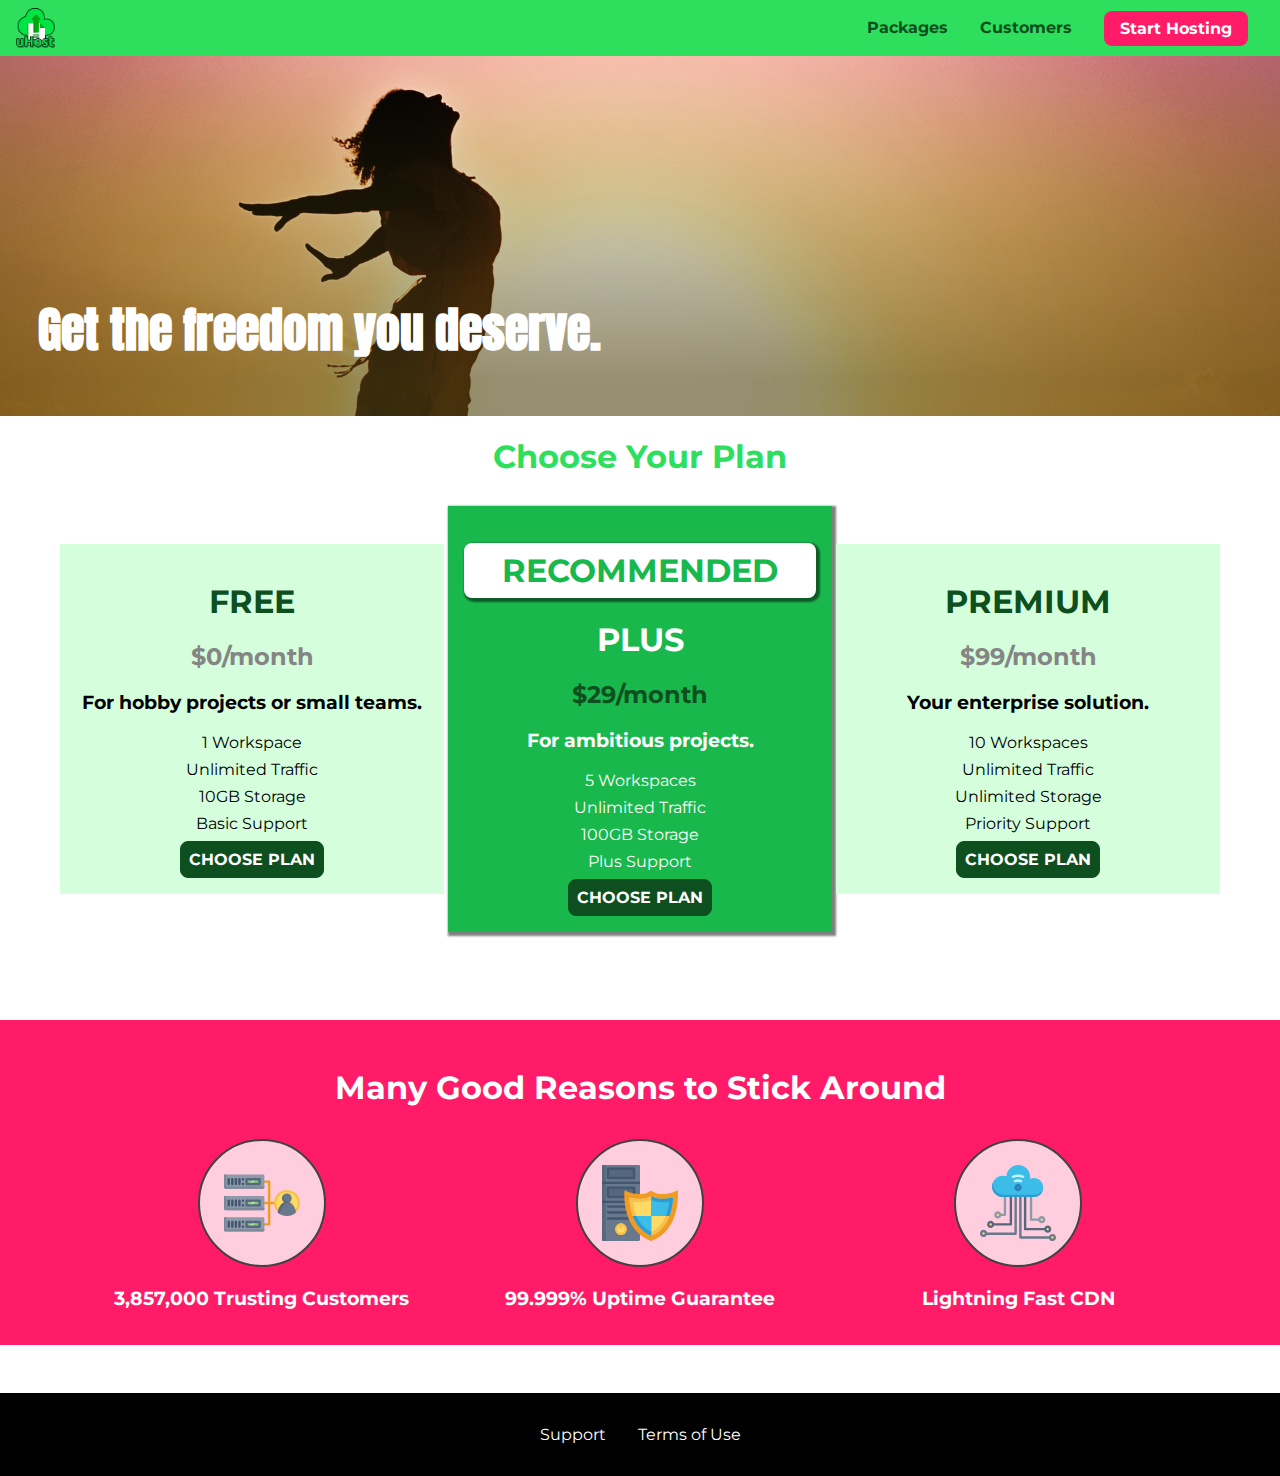
<file: index.html>
<!DOCTYPE html>
<html lang="en">

<head>
    <meta charset="UTF-8">
    <meta http-equiv="X-UA-Compatible" content="ie=edge">
    <meta name="viewport" content="width=device-width, initial-scale=1.0">
    <title>uHost</title>
    <link rel="icon" href="./img/favicon.png">
    <link rel="stylesheet" href="common.css">
    <link rel="stylesheet" href="main.css">
</head>

<body>
    <div class="backdrop"></div>
    <div class="modal">
        <h1 class="modal__title">Do you want to continue?</h1>
        <div class="modal__actions">
            <a href="start-hosting.html" class="modal__action">Yes!</a>
            <button class="modal__action modal__action--negative" type="button">No!</button>
        </div>
    </div>
    <header class="main-header">
        <div>
            <button class="toggle-button">
                <span class="toggle-button__bar"></span>
                <span class="toggle-button__bar"></span>
                <span class="toggle-button__bar"></span>
            </button>
            <a href="index.html" class="main-header__brand">
                <img src="./img/uhost-icon.png" alt="uHost - Your favorite hosting company">
            </a>
        </div>
        <nav class="main-nav">
            <ul class="main-nav__items">
                <li class="main-nav__item">
                    <a href="packages.html">Packages</a>
                </li>
                <li class="main-nav__item">
                    <a href="customers.html">Customers</a>
                </li>
                <li class="main-nav__item main-nav__item--cta">
                    <a href="start-hosting.html">Start Hosting</a>
                </li>
            </ul>
        </nav>
    </header>
    <nav class="mobile-nav">
        <ul class="mobile-nav__items">
            <li class="mobile-nav__item">
                <a href="packages.html">Packages</a>
            </li>
            <li class="mobile-nav__item">
                <a href="customers.html">Customers</a>
            </li>
            <li class="mobile-nav__item mobile-nav__item--cta">
                <a href="start-hosting.html">Start Hosting</a>
            </li>
        </ul>
    </nav>
    <main>
        <section id="product-overview">
            <h1>Get the freedom you deserve.</h1>
        </section>
        <section id="plans">
            <h1 class="section-title">Choose Your Plan</h1>
            <div class="plan__list">
                <article class="plan">
                    <h1 class="plan__title">FREE</h1>
                    <h2 class="plan__price">$0/month</h2>
                    <h3>For hobby projects or small teams.</h3>
                    <ul class="plan__features">
                        <li class="plan__feature">1 Workspace</li>
                        <li class="plan__feature">Unlimited Traffic</li>
                        <li class="plan__feature">10GB Storage</li>
                        <li class="plan__feature">Basic Support</li>
                    </ul>
                    <div>
                        <button class="button">CHOOSE PLAN</button>
                    </div>
                </article>
                <article class="plan plan--highlighted">
                    <h1 class="plan__annotation">RECOMMENDED</h1>
                    <h1 class="plan__title">PLUS</h1>
                    <h2 class="plan__price">$29/month</h2>
                    <h3>For ambitious projects.</h3>
                    <ul class="plan__features">
                        <li class="plan__feature">5 Workspaces</li>
                        <li class="plan__feature">Unlimited Traffic</li>
                        <li class="plan__feature">100GB Storage</li>
                        <li class="plan__feature">Plus Support</li>
                    </ul>
                    <div>
                        <button class="button">CHOOSE PLAN</button>
                    </div>
                </article>
                <article class="plan">
                    <h1 class="plan__title">PREMIUM</h1>
                    <h2 class="plan__price">$99/month</h2>
                    <h3>Your enterprise solution.</h3>
                    <ul class="plan__features">
                        <li class="plan__feature">10 Workspaces</li>
                        <li class="plan__feature">Unlimited Traffic</li>
                        <li class="plan__feature">Unlimited Storage</li>
                        <li class="plan__feature">Priority Support</li>
                    </ul>
                    <div>
                        <button class="button">CHOOSE PLAN</button>
                    </div>
                </article>
            </div>
        </section>
        <section id="key-features">
            <h1 class="section-title">Many Good Reasons to Stick Around</h1>
            <ul class="key-feature__list">
                <li class="key-feature">
                    <div class="key-feature__image">
                        <svg viewBox="0 0 512 512">
                            <path style="fill:#F09B24;" d="M344,248h-32V112c0-4.418-3.582-8-8-8h-40c-4.418,0-8,3.582-8,8s3.582,8,8,8h32v128h-32  c-4.418,0-8,3.582-8,8s3.582,8,8,8h32v128h-32c-4.418,0-8,3.582-8,8s3.582,8,8,8h40c4.418,0,8-3.582,8-8V264h32c4.418,0,8-3.582,8-8  S348.418,248,344,248z"
                            />
                            <path style="fill:#8E9AA9;" d="M264,64H8c-4.418,0-8,3.582-8,8v80c0,4.418,3.582,8,8,8h256c4.418,0,8-3.582,8-8V72  C272,67.582,268.418,64,264,64z"
                            />
                            <path style="fill:#7C899B;" d="M24,144c-4.418,0-8-3.582-8-8V64H8c-4.418,0-8,3.582-8,8v80c0,4.418,3.582,8,8,8h256  c4.418,0,8-3.582,8-8v-8H24z"
                            />
                            <rect x="152" y="96" style="fill:#B8E3A8;" width="88" height="32" />
                            <g>
                                <polygon style="fill:#7EC97D;" points="152,96 152,128 166,128 198,96  " />
                                <polygon style="fill:#7EC97D;" points="220,96 188,128 240,128 240,96  " />
                            </g>
                            <path style="fill:#56677E;" d="M240,136h-88c-4.418,0-8-3.582-8-8V96c0-4.418,3.582-8,8-8h88c4.418,0,8,3.582,8,8v32  C248,132.418,244.418,136,240,136z M160,120h72v-16h-72V120z"
                            />
                            <g>
                                <path style="fill:#435670;" d="M32,136c-4.418,0-8-3.582-8-8V96c0-4.418,3.582-8,8-8s8,3.582,8,8v32C40,132.418,36.418,136,32,136z   "
                                />
                                <path style="fill:#435670;" d="M56,136c-4.418,0-8-3.582-8-8V96c0-4.418,3.582-8,8-8s8,3.582,8,8v32C64,132.418,60.418,136,56,136z   "
                                />
                                <path style="fill:#435670;" d="M80,136c-4.418,0-8-3.582-8-8V96c0-4.418,3.582-8,8-8s8,3.582,8,8v32C88,132.418,84.418,136,80,136z   "
                                />
                                <path style="fill:#435670;" d="M104,136c-4.418,0-8-3.582-8-8V96c0-4.418,3.582-8,8-8s8,3.582,8,8v32   C112,132.418,108.418,136,104,136z"
                                />
                                <path style="fill:#435670;" d="M128,105c-4.418,0-8-3.582-8-8v-1c0-4.418,3.582-8,8-8s8,3.582,8,8v1   C136,101.418,132.418,105,128,105z"
                                />
                                <path style="fill:#435670;" d="M128,136c-4.418,0-8-3.582-8-8v-1c0-4.418,3.582-8,8-8s8,3.582,8,8v1   C136,132.418,132.418,136,128,136z"
                                />
                            </g>
                            <path style="fill:#8E9AA9;" d="M264,208H8c-4.418,0-8,3.582-8,8v80c0,4.418,3.582,8,8,8h256c4.418,0,8-3.582,8-8v-80  C272,211.582,268.418,208,264,208z"
                            />
                            <path style="fill:#7C899B;" d="M24,288c-4.418,0-8-3.582-8-8v-72H8c-4.418,0-8,3.582-8,8v80c0,4.418,3.582,8,8,8h256  c4.418,0,8-3.582,8-8v-8H24z"
                            />
                            <rect x="152" y="240" style="fill:#B8E3A8;" width="88" height="32" />
                            <g>
                                <polygon style="fill:#7EC97D;" points="152,240 152,272 166,272 198,240  " />
                                <polygon style="fill:#7EC97D;" points="220,240 188,272 240,272 240,240  " />
                            </g>
                            <path style="fill:#56677E;" d="M240,280h-88c-4.418,0-8-3.582-8-8v-32c0-4.418,3.582-8,8-8h88c4.418,0,8,3.582,8,8v32  C248,276.418,244.418,280,240,280z M160,264h72v-16h-72V264z"
                            />
                            <g>
                                <path style="fill:#435670;" d="M32,280c-4.418,0-8-3.582-8-8v-32c0-4.418,3.582-8,8-8s8,3.582,8,8v32C40,276.418,36.418,280,32,280   z"
                                />
                                <path style="fill:#435670;" d="M56,280c-4.418,0-8-3.582-8-8v-32c0-4.418,3.582-8,8-8s8,3.582,8,8v32C64,276.418,60.418,280,56,280   z"
                                />
                                <path style="fill:#435670;" d="M80,280c-4.418,0-8-3.582-8-8v-32c0-4.418,3.582-8,8-8s8,3.582,8,8v32C88,276.418,84.418,280,80,280   z"
                                />
                                <path style="fill:#435670;" d="M104,280c-4.418,0-8-3.582-8-8v-32c0-4.418,3.582-8,8-8s8,3.582,8,8v32   C112,276.418,108.418,280,104,280z"
                                />
                                <path style="fill:#435670;" d="M128,249c-4.418,0-8-3.582-8-8v-1c0-4.418,3.582-8,8-8s8,3.582,8,8v1   C136,245.418,132.418,249,128,249z"
                                />
                                <path style="fill:#435670;" d="M128,280c-4.418,0-8-3.582-8-8v-1c0-4.418,3.582-8,8-8s8,3.582,8,8v1   C136,276.418,132.418,280,128,280z"
                                />
                            </g>
                            <path style="fill:#8E9AA9;" d="M264,352H8c-4.418,0-8,3.582-8,8v80c0,4.418,3.582,8,8,8h256c4.418,0,8-3.582,8-8v-80  C272,355.582,268.418,352,264,352z"
                            />
                            <path style="fill:#7C899B;" d="M24,432c-4.418,0-8-3.582-8-8v-72H8c-4.418,0-8,3.582-8,8v80c0,4.418,3.582,8,8,8h256  c4.418,0,8-3.582,8-8v-8H24z"
                            />
                            <rect x="152" y="384" style="fill:#B8E3A8;" width="88" height="32" />
                            <g>
                                <polygon style="fill:#7EC97D;" points="152,384 152,416 166,416 198,384  " />
                                <polygon style="fill:#7EC97D;" points="220,384 188,416 240,416 240,384  " />
                            </g>
                            <path style="fill:#56677E;" d="M240,424h-88c-4.418,0-8-3.582-8-8v-32c0-4.418,3.582-8,8-8h88c4.418,0,8,3.582,8,8v32  C248,420.418,244.418,424,240,424z M160,408h72v-16h-72V408z"
                            />
                            <g>
                                <path style="fill:#435670;" d="M32,424c-4.418,0-8-3.582-8-8v-32c0-4.418,3.582-8,8-8s8,3.582,8,8v32C40,420.418,36.418,424,32,424   z"
                                />
                                <path style="fill:#435670;" d="M56,424c-4.418,0-8-3.582-8-8v-32c0-4.418,3.582-8,8-8s8,3.582,8,8v32C64,420.418,60.418,424,56,424   z"
                                />
                                <path style="fill:#435670;" d="M80,424c-4.418,0-8-3.582-8-8v-32c0-4.418,3.582-8,8-8s8,3.582,8,8v32C88,420.418,84.418,424,80,424   z"
                                />
                                <path style="fill:#435670;" d="M104,424c-4.418,0-8-3.582-8-8v-32c0-4.418,3.582-8,8-8s8,3.582,8,8v32   C112,420.418,108.418,424,104,424z"
                                />
                                <path style="fill:#435670;" d="M128,393c-4.418,0-8-3.582-8-8v-1c0-4.418,3.582-8,8-8s8,3.582,8,8v1   C136,389.418,132.418,393,128,393z"
                                />
                                <path style="fill:#435670;" d="M128,424c-4.418,0-8-3.582-8-8v-1c0-4.418,3.582-8,8-8s8,3.582,8,8v1   C136,420.418,132.418,424,128,424z"
                                />
                            </g>
                            <path style="fill:#F7C14D;" d="M424,168c-48.523,0-88,39.477-88,88s39.477,88,88,88s88-39.477,88-88S472.523,168,424,168z" />
                            <path style="fill:#FFDB66;" d="M424,184c-39.701,0-72,32.299-72,72s32.299,72,72,72s72-32.299,72-72S463.701,184,424,184z" />
                            <path style="fill:#69788D;" d="M484.893,314.16C476.393,274.588,451.922,248,424,248s-52.393,26.588-60.893,66.16  c-0.605,2.82,0.354,5.749,2.511,7.664C381.731,336.124,402.465,344,424,344s42.269-7.876,58.381-22.176  C484.539,319.909,485.498,316.98,484.893,314.16z"
                            />
                            <path style="fill:#56677E;" d="M434.053,249.171C430.768,248.403,427.411,248,424,248c-27.922,0-52.393,26.588-60.893,66.16  c-0.605,2.82,0.354,5.749,2.511,7.664c3.383,3.002,6.979,5.703,10.734,8.125C384.904,286.243,407.373,255.378,434.053,249.171z"
                            />
                            <path style="fill:#69788D;" d="M424,192c-17.645,0-32,14.355-32,32s14.355,32,32,32s32-14.355,32-32S441.645,192,424,192z" />
                            <path style="fill:#56677E;" d="M432,248c-17.645,0-32-14.355-32-32c0-6.783,2.128-13.076,5.742-18.258  C397.444,203.53,392,213.138,392,224c0,17.645,14.355,32,32,32c10.862,0,20.471-5.444,26.258-13.742  C445.076,245.872,438.783,248,432,248z"
                            />

                        </svg>
                    </div>
                    <p class="key-feature__description">3,857,000 Trusting Customers</p>
                </li>
                <li class="key-feature">
                    <div class="key-feature__image">
                        <svg viewBox="0 0 512 512">
                            <path style="fill:#69788D;" d="M248,0H8C3.582,0,0,3.582,0,8v496c0,4.418,3.582,8,8,8h240c4.418,0,8-3.582,8-8V8  C256,3.582,252.418,0,248,0z"
                            />
                            <path style="fill:#56677E;" d="M24,504V8c0-4.418,3.582-8,8-8H8C3.582,0,0,3.582,0,8v496c0,4.418,3.582,8,8,8h24  C27.582,512,24,508.418,24,504z"
                            />
                            <g>
                                <rect x="0" y="112" style="fill:#435670;" width="256" height="16" />
                                <rect x="0" y="240" style="fill:#435670;" width="256" height="16" />
                            </g>
                            <path style="fill:#F7C14D;" d="M128,392c-22.056,0-40,17.944-40,40s17.944,40,40,40s40-17.944,40-40S150.056,392,128,392z" />
                            <path style="fill:#FFDB66;" d="M128,408c-13.233,0-24,10.767-24,24s10.767,24,24,24s24-10.767,24-24S141.233,408,128,408z" />
                            <path style="fill:#F7C14D;" d="M128,392c-2.739,0-5.414,0.278-8,0.805V424c0,4.418,3.582,8,8,8c4.418,0,8-3.582,8-8v-31.195  C133.414,392.278,130.739,392,128,392z"
                            />
                            <g>
                                <path style="fill:#435670;" d="M216,288H40c-4.418,0-8-3.582-8-8s3.582-8,8-8h176c4.418,0,8,3.582,8,8S220.418,288,216,288z"
                                />
                                <path style="fill:#435670;" d="M216,328H40c-4.418,0-8-3.582-8-8s3.582-8,8-8h176c4.418,0,8,3.582,8,8S220.418,328,216,328z"
                                />
                                <path style="fill:#435670;" d="M216,368H40c-4.418,0-8-3.582-8-8s3.582-8,8-8h176c4.418,0,8,3.582,8,8S220.418,368,216,368z"
                                />
                                <path style="fill:#435670;" d="M216,16H40c-4.418,0-8,3.582-8,8v64c0,4.418,3.582,8,8,8h176c4.418,0,8-3.582,8-8V24   C224,19.582,220.418,16,216,16z"
                                />
                            </g>
                            <rect x="48" y="32" style="fill:#56677E;" width="160" height="48" />
                            <path style="fill:#435670;" d="M216,144H40c-4.418,0-8,3.582-8,8v64c0,4.418,3.582,8,8,8h176c4.418,0,8-3.582,8-8v-64  C224,147.582,220.418,144,216,144z"
                            />
                            <rect x="48" y="160" style="fill:#56677E;" width="160" height="48" />
                            <path style="fill:#F09B24;" d="M511.747,180.237c-0.194-6.537-8.107-10.107-13.135-5.894c-5.6,4.693-42.904,21.282-98.514,21.282  c-33.45,0-64.625-20.999-64.929-21.206c-2.9-1.991-6.764-1.85-9.512,0.346c-2.677,2.135-27.201,20.86-63.793,20.86  c-55.607,0-92.914-16.589-98.515-21.282c-5.028-4.211-12.941-0.645-13.135,5.894c-1.634,54.834,4.655,105.941,18.693,151.903  c12.096,39.604,29.759,74.047,52.497,102.373c27.538,34.304,62.743,59.882,104.66,76.045c3.069,1.918,6.757,1.921,9.83,0  c41.917-16.163,77.122-41.741,104.66-76.045c22.738-28.326,40.401-62.77,52.497-102.373  C507.092,286.179,513.381,235.071,511.747,180.237z"
                            />
                            <path style="fill:#F7C14D;" d="M476.21,221.226c-1.953-1.631-4.568-2.235-7.036-1.628c-21.686,5.327-44.926,8.028-69.075,8.028  c-25.926,0-49.633-8.975-64.955-16.504c-2.307-1.134-5.016-1.091-7.284,0.116c-14.059,7.477-36.919,16.388-65.994,16.388  c-24.153,0-47.394-2.701-69.075-8.028c-5.155-1.268-10.221,2.966-9.894,8.261c2.077,33.693,7.668,65.635,16.616,94.935  c22.774,74.565,66.139,126.334,128.888,153.868c2.032,0.891,4.397,0.891,6.43,0c61.777-27.107,104.716-78.876,127.62-153.868  c8.948-29.3,14.539-61.241,16.616-94.935C479.224,225.319,478.163,222.856,476.21,221.226z"
                            />
                            <path style="fill:#FFDB66;" d="M331.609,451.727c-52.604-25.289-89.304-70.987-109.144-135.944  c-6.532-21.39-11.162-44.336-13.82-68.447c17.133,2.852,34.952,4.291,53.22,4.291c29.394,0,53.376-7.793,69.978-15.561  c17.44,7.736,41.656,15.561,68.256,15.561c18.267,0,36.085-1.439,53.219-4.291c-2.659,24.112-7.288,47.06-13.82,68.448  C419.545,381.108,383.27,426.805,331.609,451.727z"
                            />
                            <g>
                                <path style="fill:#2C9DD4;" d="M479.066,227.858c0.157-2.539-0.903-5.002-2.856-6.633s-4.568-2.235-7.036-1.628   c-21.686,5.327-44.926,8.028-69.075,8.028c-25.926,0-49.633-8.975-64.955-16.504c-1.057-0.52-2.2-0.78-3.345-0.806l-0.072,133.351   h123.601c2.556-6.746,4.933-13.702,7.123-20.874C471.398,293.493,476.989,261.552,479.066,227.858z"
                                />
                                <path style="fill:#2C9DD4;" d="M206.658,343.667c24.153,63.42,65.028,108.108,121.743,132.995c1.031,0.452,2.147,0.673,3.263,0.666   l0.063-133.661H206.658z"
                                />
                            </g>
                            <g>
                                <path style="fill:#3CBDE8;" d="M439.497,315.783c6.532-21.389,11.161-44.336,13.82-68.448c-17.134,2.852-34.952,4.291-53.219,4.291   c-26.6,0-50.815-7.824-68.256-15.561l-0.116,107.601h97.758C433.179,334.807,436.524,325.518,439.497,315.783z"
                                />
                                <path style="fill:#3CBDE8;" d="M232.523,343.667c21.144,50.298,54.363,86.56,99.087,108.06l0.117-108.06H232.523z" />
                            </g>
                        </svg>
                    </div>
                    <p class="key-feature__description">99.999% Uptime Guarantee</p>
                </li>
                <li class="key-feature">
                    <div class="key-feature__image">
                        <svg viewBox="0 0 512 512">
                            <path style="fill:#8E9AA9;" d="M168,200c-4.418,0-8,3.582-8,8v120h-17.376c-3.302-9.311-12.194-16-22.624-16  c-13.234,0-24,10.767-24,24s10.766,24,24,24c10.429,0,19.321-6.689,22.624-16H168c4.418,0,8-3.582,8-8V208  C176,203.582,172.418,200,168,200z"
                            />
                            <path style="fill:#FFDB66;" d="M120,328c-4.411,0-8,3.589-8,8s3.589,8,8,8s8-3.589,8-8S124.411,328,120,328z" />
                            <path style="fill:#56677E;" d="M208,200c-4.418,0-8,3.582-8,8v184H94.624C91.322,382.689,82.43,376,72,376  c-13.234,0-24,10.767-24,24s10.766,24,24,24c10.429,0,19.321-6.689,22.624-16H208c4.418,0,8-3.582,8-8V208  C216,203.582,212.418,200,208,200z"
                            />
                            <path style="fill:#FFDB66;" d="M72,392c-4.411,0-8,3.589-8,8s3.589,8,8,8s8-3.589,8-8S76.411,392,72,392z" />
                            <path style="fill:#69788D;" d="M240,208c-4.418,0-8,3.582-8,8v239H47.24c-2.671-10.34-12.078-18-23.24-18c-13.234,0-24,10.767-24,24  s10.766,24,24,24c9.666,0,18.009-5.747,21.809-14H240c4.418,0,8-3.582,8-8V216C248,211.582,244.418,208,240,208z"
                            />
                            <path style="fill:#FFDB66;" d="M24,453c-4.411,0-8,3.589-8,8s3.589,8,8,8s8-3.589,8-8S28.411,453,24,453z" />
                            <path style="fill:#69788D;" d="M488,464c-10.429,0-19.321,6.689-22.624,16H280V208c0-4.418-3.582-8-8-8s-8,3.582-8,8v280  c0,4.418,3.582,8,8,8h193.376c3.302,9.311,12.194,16,22.624,16c13.234,0,24-10.767,24-24S501.234,464,488,464z"
                            />
                            <path style="fill:#FFDB66;" d="M488,480c-4.411,0-8,3.589-8,8s3.589,8,8,8s8-3.589,8-8S492.411,480,488,480z" />
                            <path style="fill:#56677E;" d="M456,408c-10.429,0-19.321,6.689-22.624,16H312V208c0-4.418-3.582-8-8-8s-8,3.582-8,8v224  c0,4.418,3.582,8,8,8h129.376c3.302,9.311,12.194,16,22.624,16c13.234,0,24-10.767,24-24S469.234,408,456,408z"
                            />
                            <path style="fill:#FFDB66;" d="M456,424c-4.411,0-8,3.589-8,8s3.589,8,8,8s8-3.589,8-8S460.411,424,456,424z" />
                            <path style="fill:#8E9AA9;" d="M416,344c-10.429,0-19.321,6.689-22.624,16H352V208c0-4.418-3.582-8-8-8s-8,3.582-8,8v160  c0,4.418,3.582,8,8,8h49.376c3.302,9.311,12.194,16,22.624,16c13.234,0,24-10.767,24-24S429.234,344,416,344z"
                            />
                            <path style="fill:#FFDB66;" d="M416,360c-4.411,0-8,3.589-8,8s3.589,8,8,8s8-3.589,8-8S420.411,360,416,360z" />
                            <path style="fill:#3CBDE8;" d="M362,88c-8.741,0-17.231,1.751-25.06,5.085C337.646,88.797,338,84.43,338,80  c0-44.112-35.888-80-80-80c-42.823,0-77.895,33.816-79.909,76.149C170.393,73.415,162.244,72,154,72c-39.701,0-72,32.299-72,72  s32.299,72,72,72h208c35.29,0,64-28.71,64-64S397.29,88,362,88z"
                            />
                            <path style="fill:#2C9DD4;" d="M368,200H160c-39.701,0-72-32.299-72-72c0-5.863,0.721-11.559,2.05-17.019  C84.918,120.88,82,132.102,82,144c0,39.701,32.299,72,72,72h208c30.389,0,55.88-21.296,62.379-49.743  C413.565,186.327,392.352,200,368,200z"
                            />
                            <path style="fill:#2A7DB5;" d="M256,128c-13.234,0-24,10.767-24,24s10.766,24,24,24c13.233,0,24-10.767,24-24S269.233,128,256,128z"
                            />
                            <path style="fill:#2C9DD4;" d="M256,144c-4.411,0-8,3.589-8,8s3.589,8,8,8c4.411,0,8-3.589,8-8S260.411,144,256,144z" />
                            <g>
                                <path style="fill:#C5F1FA;" d="M221.755,87.695c-2.994,0-5.864-1.688-7.233-4.572c-1.894-3.991-0.194-8.763,3.798-10.657   C230.157,66.849,242.834,64,256,64c13.166,0,25.844,2.849,37.68,8.466c3.992,1.895,5.692,6.666,3.798,10.657   s-6.666,5.692-10.657,3.798C277.144,82.328,266.774,80,256,80c-10.774,0-21.144,2.328-30.821,6.921   C224.072,87.446,222.904,87.695,221.755,87.695z"
                                />
                                <path style="fill:#C5F1FA;" d="M276.545,116.618c-1.148,0-2.316-0.249-3.424-0.774C267.745,113.293,261.985,112,256,112   c-5.985,0-11.745,1.293-17.121,3.844c-3.991,1.895-8.763,0.192-10.657-3.798c-1.894-3.992-0.193-8.764,3.798-10.657   C239.557,97.813,247.625,96,256,96c8.376,0,16.444,1.813,23.98,5.389c3.991,1.894,5.692,6.665,3.798,10.657   C282.41,114.93,279.539,116.618,276.545,116.618z"
                                />
                            </g>

                        </svg>
                    </div>
                    <p class="key-feature__description">Lightning Fast CDN</p>
                </li>
            </ul>
        </section>
    </main>
    <footer class="main-footer">
        <nav>
            <ul class="main-footer__links">
                <li class="main-footer__link">
                    <a href="#">Support</a>
                </li>
                <li class="main-footer__link">
                    <a href="#">Terms of Use</a>
                </li>
            </ul>
        </nav>
    </footer>
    <script src="shared.js"></script>
</body>

</html>
</file>
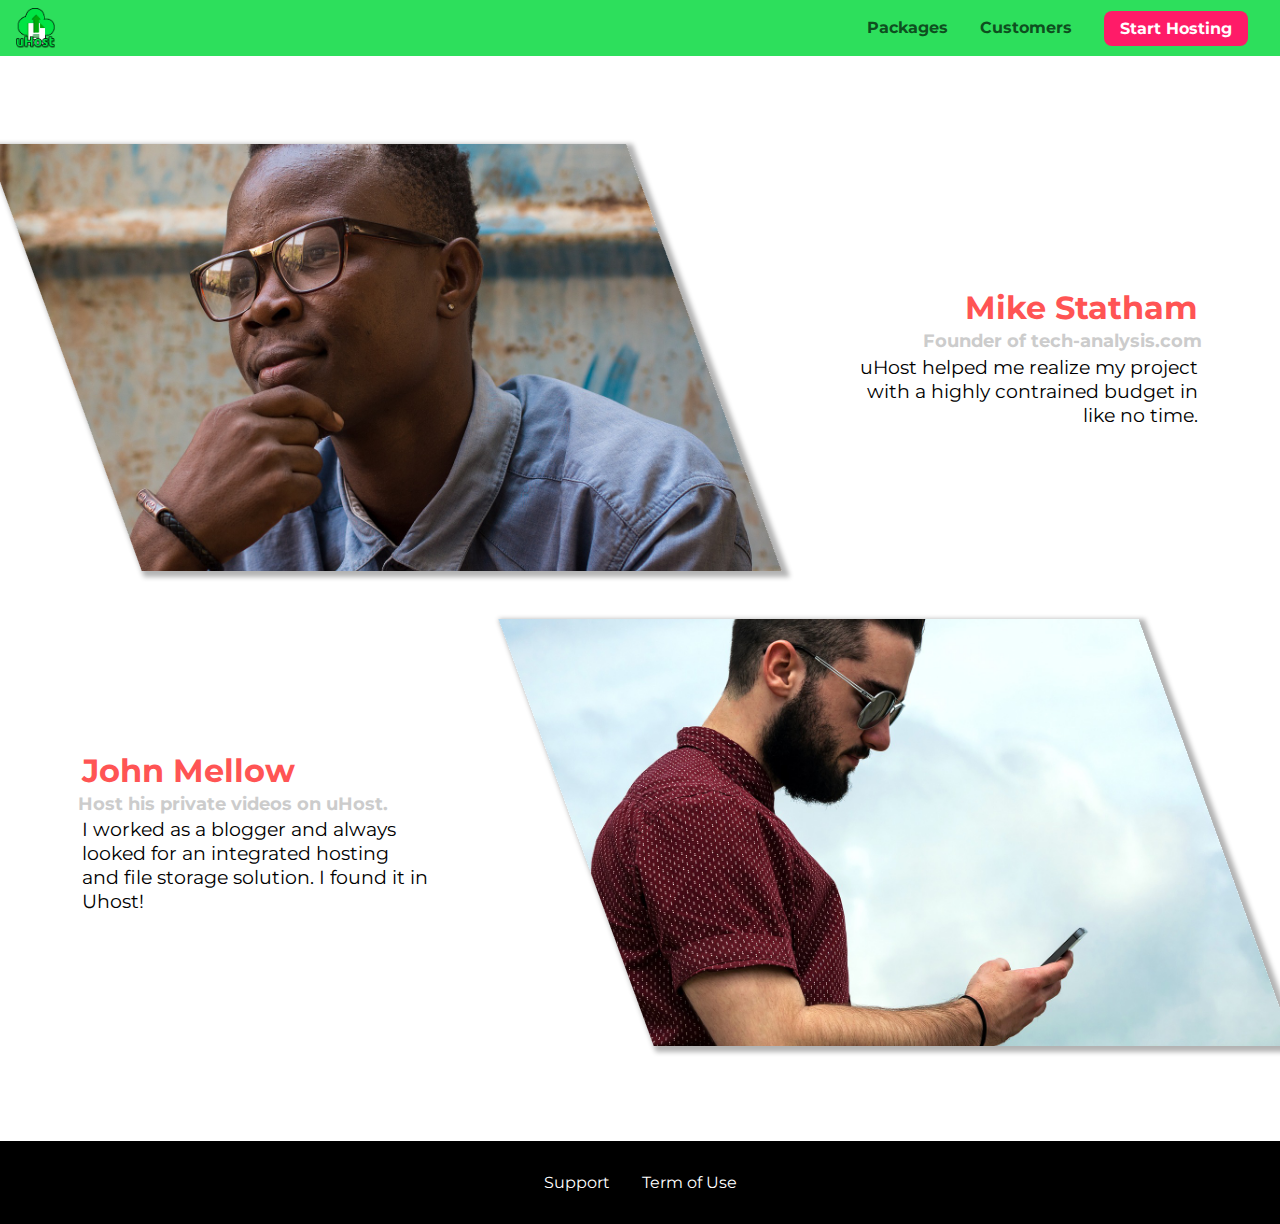
<file: customers.html>
<!DOCTYPE html>
<html lang="en">
<head>
    <meta charset="UTF-8">
    <meta http-equiv="X-UA-Compatible" content="IE=edge">
    <meta name="viewport" content="width=device-width, initial-scale=1.0">
    <title>uHost Customers</title>
    <link rel="icon" href="./img/favicon.png">
    <link rel="stylesheet" href="common.css">
    <link rel="stylesheet" href="customers.css">
</head>

<body>
    <div class="backdrop"></div>
    <header class="main-header">
        <div>
            <button class="toggle-button">
                <span class="toggle-button__bar"></span>
                <span class="toggle-button__bar"></span>
                <span class="toggle-button__bar"></span>
            </button>
            <a href="index.html" class="main-header__brand">
                <img src="./img/uhost-icon.png" alt="uHost- Your favorite hosting company">
            </a>
        </div>
        <nav class="main-nav">
            <ul class="main-nav__items">
                <li class="main-nav__item">
                    <a href="packages.html">Packages</a>
            </li>
            <li class="main-nav__item">
                <a href="customers.html">Customers</a>
            </li>
            <li class="main-nav__item main-nav__item--cta">
                <a href="start-hosting.html">Start Hosting</a>
            </li>
        </ul>
        </nav>
    </header>
    <nav class="mobile-nav">
        <ul class="mobile-nav__items">
            <li class="mobile-nav__item">
                <a href="packages.html">Packages</a>
            </li>
            <li class="mobile-nav__item">
                <a href="index.html">Home</a>
            </li>
            <li class="mobile-nav__item mobile-nav__item--cta">
                <a href="start-hosting.html">Start Hosting</a>
            </li>
        </ul>
    </nav>
    <main>
        <div>
            <div class="testimonial" id="customer-1">
                <div class="testimonial__image-container">
                    <img src="./img/customer-1.jpg" alt="Mike Statham -- Customer" class="testimonial__image">
                </div>
                <div class="testimonial__info">
                    <h1 class="testimonial__name">Mike Statham</h1>
                    <h2 class="testimonial__subtitle">Founder of 
                        <a href="tech-analysis.com">tech-analysis.com</a>
                    </h2>
                    <p class="testimonial__text">uHost helped me realize my project with a highly contrained budget in like no time.</p>
                </div>
            </div>
            <div class="testimonial" id="customer-2">
                <div class="testimonial__info">
                    <h1 class="testimonial__name">John Mellow</h1>
                    <h2 class="testimonial__subtitle">Host his private videos on uHost.</h2>
                    <p class="testimonial__text">I worked as a blogger and always looked for an integrated hosting and file storage solution. I found it in Uhost!</p>
                </div>
                <div class="testimonial__image-container">
                    <img src="./img/customer-2.jpg" alt="John Mellow - Customer" class="testimonial__image">
                </div>
            </div>
        </div>
    </main>
    <footer class="main-footer">
        <nav>
            <ul class="main-footer__links">
                <li class="main-footer__link">
                    <a href="#">Support</a>
                </li>
                <li class="main-footer__link">
                    <a href="#">Term of Use</a>
                </li>
            </ul>
        </nav>
    </footer>
    <script src="shared.js"></script>
</body>
</html>
</file>
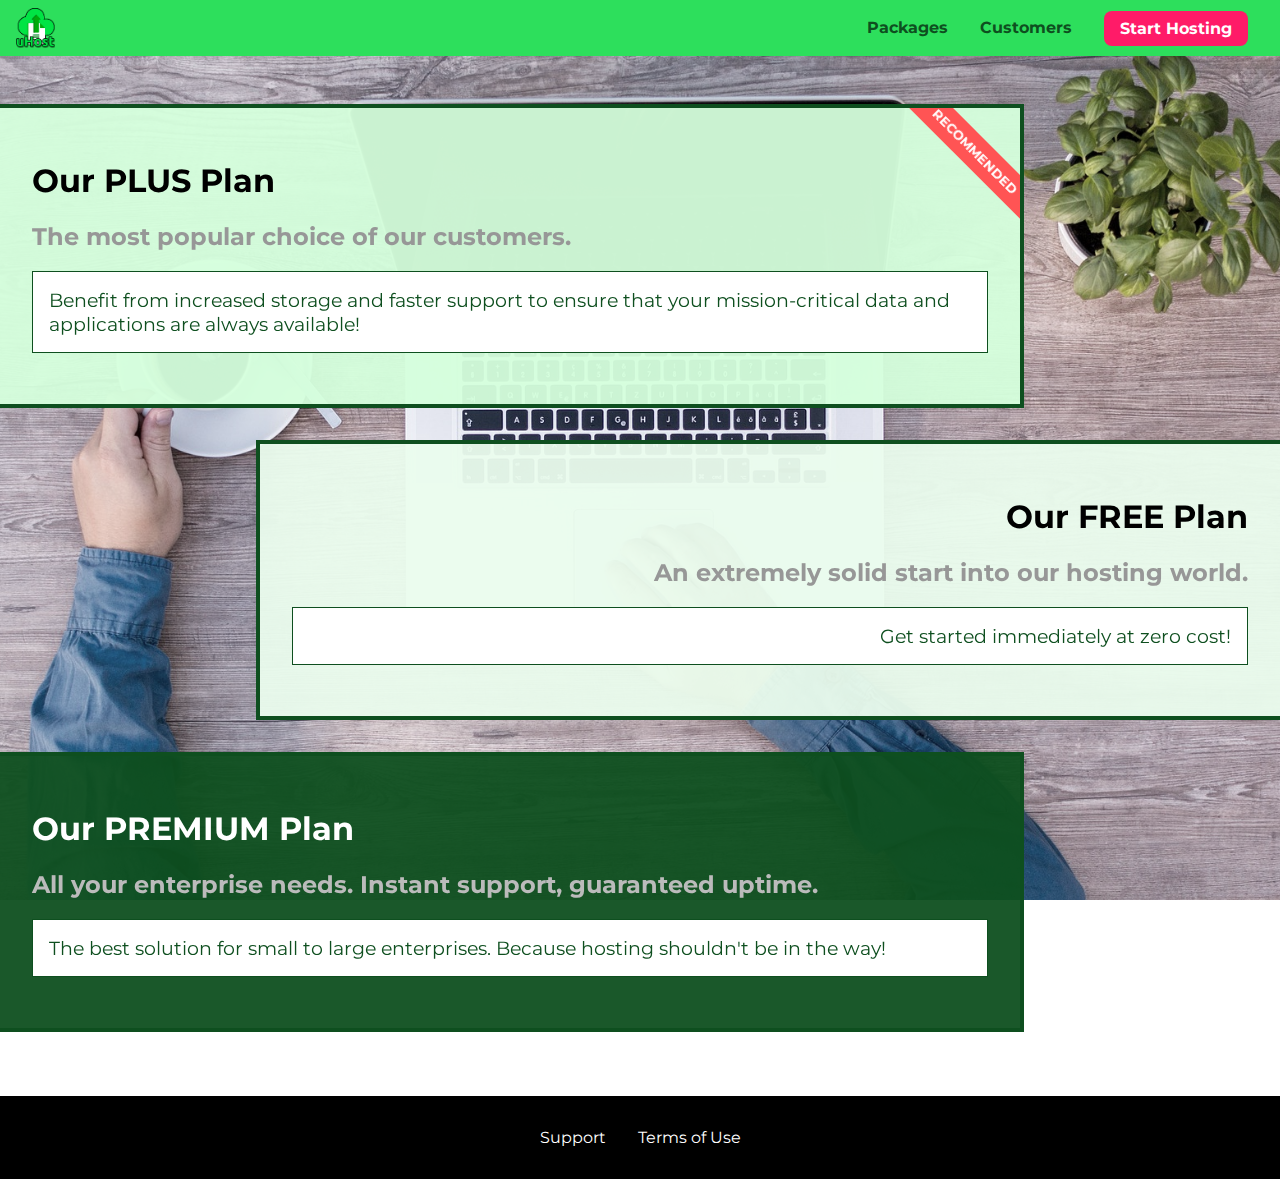
<file: packages.html>
<!DOCTYPE html>
<html lang="en">

<head>
    <meta charset="UTF-8">
    <meta http-equiv="X-UA-Compatible" content="ie=edge">
    <meta name="viewport" content="width=device-width, initial-scale=1.0">
    <title>uHost Packages</title>
    <link rel="icon" href="./img/favicon.png">
    
    <link rel="stylesheet" href="common.css">
    <link rel="stylesheet" href="packages.css">
</head>

<body>
    <div class="backdrop"></div>
    <div class="background"></div>
    <header class="main-header">
        <div>
            <button class="toggle-button">
                <span class="toggle-button__bar"></span>
                <span class="toggle-button__bar"></span>
                <span class="toggle-button__bar"></span>
            </button>
            <a href="index.html" class="main-header__brand">
                <img src="./img/uhost-icon.png" alt="uHost - Your favorite hosting company">
            </a>
        </div>
        <nav class="main-nav">
            <ul class="main-nav__items">
                <li class="main-nav__item">
                    <a href="packages.html">Packages</a>
                </li>
                <li class="main-nav__item">
                    <a href="customers.html">Customers</a>
                </li>
                <li class="main-nav__item main-nav__item--cta">
                    <a href="start-hosting.html">Start Hosting</a>
                </li>
            </ul>
        </nav>
    </header>
    <nav class="mobile-nav">
        <ul class="mobile-nav__items">
            <li class="mobile-nav__item">
                <a href="packages.html">Packages</a>
            </li>
            <li class="mobile-nav__item">
                <a href="customers.html">Customers</a>
            </li>
            <li class="mobile-nav__item mobile-nav__item--cta">
                <a href="start-hosting.html">Start Hosting</a>
            </li>
        </ul>
    </nav>
    <main>
        <section class="package" id="plus">
            <a href="#">
                <h1 class="package__title">Our PLUS Plan</h1>
                <h2 class="package__badge">RECOMMENDED</h2>
                <h2 class="package__subtitle">The most popular choice of our customers.</h2>
                <p class="package__info">Benefit from increased storage and faster support to ensure that your mission-critical data and applications
                    are always available!</p>
            </a>
        </section>
        <section class="package" id="free">
            <a href="#">
                <h1 class="package__title">Our FREE Plan</h1>
                <h2 class="package__subtitle">An extremely solid start into our hosting world.</h2>
                <p class="package__info">Get started immediately at zero cost!</p>
            </a>
        </section>
        <div class="clearfix"></div>
        <section class="package" id="premium">
            <a href="#">
                <h1 class="package__title">Our PREMIUM Plan</h1>
                <h2 class="package__subtitle">All your enterprise needs. Instant support, guaranteed uptime. </h2>
                <p class="package__info">The best solution for small to large enterprises. Because hosting shouldn't be in the way!</p>
            </a>
        </section>
    </main>
    <footer class="main-footer">
        <nav>
            <ul class="main-footer__links">
                <li class="main-footer__link">
                    <a href="#">Support</a>
                </li>
                <li class="main-footer__link">
                    <a href="#">Terms of Use</a>
                </li>
            </ul>
        </nav>
    </footer>
    <script src="shared.js"></script>
</body>

</html>
</file>
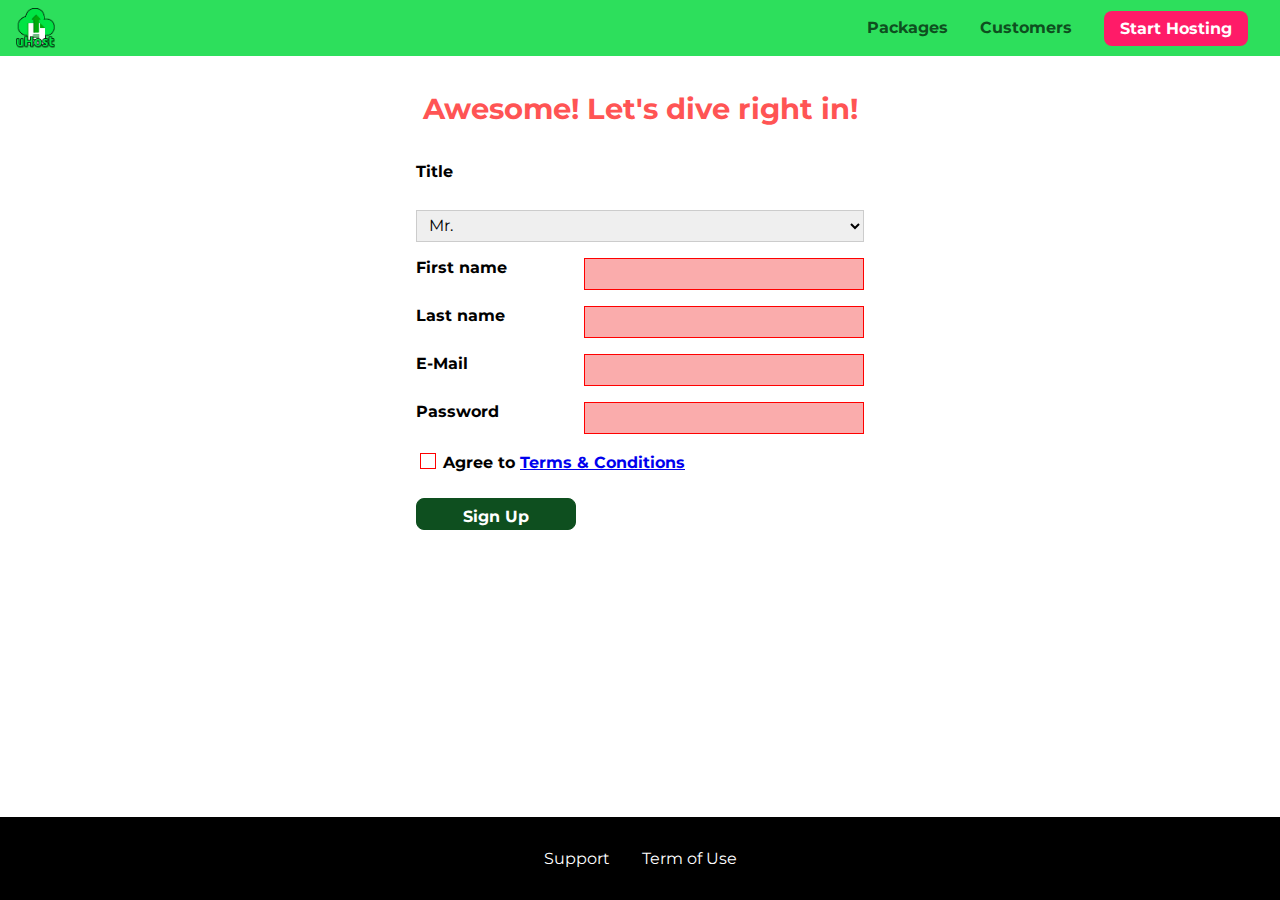
<file: start-hosting.html>
<!DOCTYPE html>
<html lang="en">

<head>
    <meta charset="UTF-8">
    <meta name="viewport" content="width=device-width, initial-scale=1.0">
    <meta http-equiv="X-UA-Compatible" content="ie=edge">
    <title>uHost Signup</title>
    <link rel="shortcut icon" href="./img/favicon.png">
    <link rel="stylesheet" href="common.css">
    <link rel="stylesheet" href="start-hosting.css">
</head>

<body>
    <div class="backdrop"></div>
    <header class="main-header">
        <div>
            <button class="toggle-button">
                <span class="toggle-button__bar"></span>
                <span class="toggle-button__bar"></span>
                <span class="toggle-button__bar"></span>
            </button>
            <a href="index.html" class="main-header__brand">
                <img src="./img/uhost-icon.png" alt="uHost - Your favorite hosting company">
            </a>
        </div>
        <nav class="main-nav">
            <ul class="main-nav__items">
                <li class="main-nav__item">
                    <a href="packages.html">Packages</a>
                </li>
                <li class="main-nav__item">
                    <a href="customers.html">Customers</a>
                </li>
                <li class="main-nav__item main-nav__item--cta">
                    <a href="start-hosting.html">Start Hosting</a>
                </li>
            </ul>
        </nav>
    </header>
    <nav class="mobile-nav">
        <ul class="mobile-nav__items">
            <li class="mobile-nav__item">
                <a href="packages.html">Packages</a>
            </li>
            <li class="mobile-nav__item">
                <a href="customers.html">Customers</a>
            </li>
            <li class="mobile-nav__item mobile-nav__item--cta">
                <a href="start-hosting.html">Start Hosting</a>
            </li>
        </ul>
    </nav>
    <main class="signup-page">
        <h1 class="signup-title">Awesome! Let's dive right in!</h1>
        <form action="index.html" class="signup-form">
            <label for="title">Title</label>
            <select id="title">
                <option value="mr">Mr.</option>
                <option value="ms">Ms.</option>
            </select>
            <label for="first-name">First name</label>
            <input type="text" id="first-name" required>
            <label for="last-name">Last name</label>
            <input type="text" id="last-name" required>
            <label for="email">E-Mail</label>
            <input type="email" id="email" required>
            <label for="password">Password</label>
            <input type="password" id="password" required>
         <div class="signup-form__checkbox">
            <input type="checkbox" id="agree-terms" required>
            <label for="agree-terms">Agree to
                <a href="#">Terms &amp; Conditions</a>
            </label>
        </div>
            <button type="submit" class="button">Sign Up</button>
        </form>
    </main>
    <footer class="main-footer">
        <nav>
            <ul class="main-footer__links">
                <li class="main-footer__link">
                    <a href="#">Support</a>
                </li>
                <li class="main-footer__link">
                    <a href="#">Term of Use</a>
                </li>
            </ul>
        </nav>
    </footer>
    <script src="shared.js"></script>
</body>

</html>
</file>
<file: common.css>
@import url('https://fonts.googleapis.com/css2?family=Anton&family=Montserrat:wght@700&family=Roboto&display=swap');
@import url('https://fonts.googleapis.com/css2?family=Anton&family=Montserrat:wght@700&family=Anton&display=swap');
@import url('https://fonts.googleapis.com/css2?family=Anton&family=Montserrat:wght@700&family=Montserrat:400,700&display=swap');

:root{
  --dark-green: #0e4f1f;
  --highlight-color: #ff1b68;
}

 * {
    box-sizing: border-box;
  }
  
  html{
    height: 100%;
  }

  body {
    font-family: "Montserrat", sans-serif;
    margin: 0;
   height: 100%;
  }



  @supports (display: grid) {
    body {
      display: grid;
      grid-template-rows:3.5rem auto fit-content(8rem);
      height: 100%;
      grid-template-areas: "header"
                            "main" 
                          "footer";
    }
  }

  
  main {
    grid-area: main;
  }
  
  .backdrop {
    position: fixed;
    display: none;
    opacity: 0;
    top: 0;
    left: 0;
    z-index: 100;
    width: 100vw;
    height: 100vh;
    background: rgba(0, 0, 0, 0.5);
    transition: opacity 0.2s linear;
  }
  
  .main-header {
    width: 100%;
    position: fixed;
    top: 0;
    left: 0;
    background: #2ddf5c;
    padding: 0.5rem 1rem;
    z-index: 1;
    display: flex;
    align-items: center;
    justify-content: space-between;
  }
  
  
  .toggle-button {
    width: 3rem;
    background: transparent;
    border: none;
    cursor: pointer;
    padding-top: 0;
    padding-bottom: 0;
    vertical-align: middle;
  }
  
  .toggle-button:focus {
    outline: none;
  }
  
  .toggle-button__bar {
    width: 100%;
    height: 0.2rem;
    background: black;
    display: block;
    margin: 0.6rem 0;
  }
  
  .main-header__brand {
    color: #0e4f1f;
    text-decoration: none;
    font-weight: bold;
    height: 2.5rem;
  }
  
  .main-header__brand img {
    height: 2.5rem;
    vertical-align: middle;
  }
  
  .main-nav {
    display: none;
  }
  
  .main-nav__items {
    margin: 0;
    padding: 0;
    list-style: none;
    display: flex;
  }
  
  .main-nav__item {
    margin: 0 1rem;
  }
  
  .main-nav__item a,
  .mobile-nav__item a {
    text-decoration: none;
    color: #0e4f1f;
    font-weight: bold;
    padding: 0.2rem 0;
  }
  
  .main-nav__item a:hover,
  .main-nav__item a:active {
    color: white;
    border-bottom: 5px solid white;
  }
  
  .main-nav__item--cta{
    animation: wiggle 400ms 3s 8 ease-out none;
  }

  .main-nav__item--cta a,
  .mobile-nav__item--cta a {
    color: white;
    background: var(--highlight-color, #ff1b68);
    padding: 0.5rem 1rem;
    border-radius: 8px;
  }
  
  .main-nav__item--cta a:hover,
  .main-nav__item--cta a:active,
  .mobile-nav__item--cta a:hover,
  .mobile-nav__item--cta a:active {
    color: var(--highlight-color, #ff1b68);
    background: white;
    border: none;
  }
  
  @media (min-width: 40rem) {
    .toggle-button { 
      display: none;
    }
  
    .main-nav {
      display: flex;
    }
  }
  
  .main-footer {
    background: black;
    padding: 2rem;
    margin-top: 3rem;
    grid-area: footer;
  }
  
  .main-footer__links {
    list-style: none;
    margin: 0;
    padding: 0;
    display: flex;
    flex-direction: column;
    align-items: center;
  }
  
  .main-footer__link {
    margin: 0.5rem 0;
  }
  
  .main-footer__link a {
    color: white;
    text-decoration: none;
  }
  
  .main-footer__link a:hover,
  .main-footer__link a:active {
    color: #ccc;
  }
  
  .mobile-nav {
    display: none;
    position: fixed;
    z-index: 101;
    top: 0;
    left: 0;
    background: white;
    width: 80%;
    height: 100vh;
  }
  
  .mobile-nav__items {
    width: 90%;
    height: 100%;
    list-style: none;
    margin: 0 auto;
    padding: 0;
    display: flex;
    flex-direction: column;
    justify-content: center;
    align-items: center;
  }
  
  .mobile-nav__item {
    margin: 1rem 0;
  }
  
  .mobile-nav__item a {
    font-size: 1.5rem;
  }
  
  .button {
    background: var(--dark-green,#0e4f1f);
    color: white;
    font: inherit;
    border: 1.5px solid var(--dark-green);
    padding: 0.5rem;
    border-radius: 8px;
    font-weight: bold;
    cursor: pointer;
  }
  
  .button:hover,
  .button:active {
    background: white;
    color: var(--dark-green,#0e4f1f);
  }
  
  .button:focus {
    outline: none;
  }
  
.button[disabled]{
    cursor: not-allowed;
    border: #a1a1a1;
    background: #ccc;
    color: #a1a1a1;
}

  .open {
      display: block !important;
      opacity: 1 !important;
      transform: translateY(0) !important;
  }
  
  @media (min-width: 40rem) {
    .main-footer__link {
      margin: 0 1rem;
    }
    .main-footer__links {
      flex-direction: row;
      justify-content: center;
    }
    
  }

  @keyframes wiggle {
    from{
        transform: rotateZ(0);
    }
    50%{
      transform: rotateZ(-10deg);
    }
    to{
      transform: rotateZ(10deg);
    }
  }
</file>
<file: main.css>
#product-overview {
    background: linear-gradient(to top, rgba(80, 68, 18, 0.6) 10%, transparent),
      url("./img/freedom.jpg") center/cover no-repeat border-box,
      #ff1b68;
      background-position-y: 20%;
    width: 100vw;
    height: 53vh;
    position: relative;
}
  
#product-overview h1 {
    color: white;
    font-family: "Anton", sans-serif;
    position: absolute;
    bottom: 5%;
    left: 3%;
    font-size: 1.6rem;
}
  
  
.section-title {
    color: #2ddf5c;
    text-align: center;
}
  
.plan {
    background: #d5ffdc;
    text-align: center;
    padding: 1rem;
    margin: 0.5rem 0;
    width: 100%;
}
  
.plan--highlighted {
    background: #19b84c;
    color: white;
}
  
.plan__annotation {
    background: white;
    color: #19b84c;
    padding: 0.5rem;
    box-shadow: 2px 2px 2px 2px rgba(0, 0, 0, 0.5);
    border-radius: 8px;
}
  
.plan__title {
    color: #0e4f1f;
}
  
.plan__price {
    color: #858585;
}
  
.plan--highlighted .plan__title {
    color: white;
}
  
.plan--highlighted .plan__price {
    color: #0e4f1f;
}
  
  .plan__features {
    list-style: none;
    margin: 0;
    padding: 0;
  }
  
  .plan__feature {
    margin: 0.5rem 0;
  }
  
  @media (min-width: 40rem) {
    .plan__list {
      width: 100%;
      text-align: center;
    }
  
    .plan {
      display: inline-block;
      width: 30%;
      vertical-align: middle;
      min-width: 13rem;
      max-width: 25rem;
    }
  
    .plan--highlighted {
      box-shadow: 2px 2px 2px 2px rgba(0, 0, 0, 0.5);
    }
  }
  
  #key-features {
    background: #ff1b68;
    margin-top: 5rem;
    padding: 1rem;
  }
  
  #key-features .section-title {
    color: white;
    margin: 2rem;
  }
  
  .key-feature__list {
    list-style: none;
    margin: 0;
    padding: 0;
    text-align: center;
  }
  
  .key-feature__image {
    background: #ffcede;
    width: 128px;
    height: 128px;
    border: 2px solid #424242;
    border-radius: 50%;
    margin: auto;
    padding: 1.5rem;
  }
  
  .key-feature__description {
    text-align: center;
    font-weight: bold;
    color: white;
    font-size: 1.2rem;
  }
  
  @media (min-width: 40rem) {
    .key-feature {
      display: inline-block;
      width: 30%;
      max-width: 25rem;
      vertical-align: top;
    }
  }
  
  .modal {
    position: fixed;
     opacity: 0;
     transform: translateY(-3rem);
     transition: opacity 200ms ease-out, transform 500ms cubic-bezier(0.55, 0.055, 0.675, 0.19);
    z-index: 200;
    top: 30%;
    left: 20%;
    width: 60%;
    background: white;
    padding: 1rem;
    border: 1px solid #ccc;
    box-shadow: 1px 1px 1px rgba(0, 0, 0, 0.5);
  }
  
  .modal__title {
    text-align: center;
    margin: 0 0 1rem 0;
  }
  
  .modal__actions {
    text-align: center;
  }
  
  .modal__action {
    border: 1px solid #0e4f1f;
    background: #0e4f1f;
    text-decoration: none;
    color: white;
    font: inherit;
    padding: 0.5rem 1rem;
    cursor: pointer;
  }
  
  .modal__action:hover,
  .modal__action:active {
    background: #2ddf5c;
    border-color: #2ddf5c;
  }
  
  .modal__action--negative {
    background: red;
    border-color: red;
  }
  
  .modal__action--negative:hover,
  .modal__action--negative:active {
    background: #ff5454;
    border-color: #ff5454;
  }

  @media (min-width: 40rem) and (min-height: 40rem) {
    #product-overview {
      height: 40vh;
      background-position: 50% 25%;
}
  
#product-overview h1 {
      font-size: 3rem;
    }
}
</file>
<file: customers.css>
main{
    padding-top: 2.5rem;
}

.testimonial {
    font-size: 1.2rem;
}

.testimonial__image-container{
    width: 60%;
    max-width: 40rem;
    box-shadow: 3px 3px 5px 3px rgba(0,0,0,0.3);
    transform: skew(20deg);
    overflow: hidden;
}

#customer-1:hover .testimonial__image-container {
    animation: flip-customer 1s ease-out forwards;
}
#customer-2:hover .testimonial__image-container {
    animation: flip-customer 1s ease-out forwards;
}


.testimonial__image{
    width: 100%;
    vertical-align:top ;
    transform: skew(-20deg) scale(1.4);
    
}

.testimonial__info{
    text-align: right;
    padding: 0.9rem;
}

#customer-2.testimonial{
    text-align: right;
}

#customer-2 .testimonial__info{
    text-align: left;
}

.testimonial__name{
    margin: 0.2rem;
    color: #ff5454;
    font-size: 2rem;
}

.testimonial__subtitle {
    margin: 0;
    font-size: 1.1rem;
    color: #ccc;
  }

.testimonial__subtitle a{
    color: inherit;
    text-decoration: none; 
}

.testimonial__subtitle a:hover,
.testimonial__subtitle a:active {
    color: #7a7a7a;
}

.testimonial__text{
    margin: 0.2rem;
}

@media (min-width:40rem){

    .testimonial {
       margin: 3rem auto;
       max-width: 1500px;
       display: flex;
        align-items: center;
        justify-content: space-around;
    }

    .testimonial__image-container{
        width: 66%;
    }

    .testimonial__info{

        display: inline-block;
        vertical-align: middle;
        width: 30%;
    }

    .testimonial__list{
    width: 80%;
    margin: auto;
    }   


}

@keyframes flip-customer{
    0%{
        transform: rotateY(0deg) skew(20deg);
    }
    50%{
        transform: rotateY(160deg) skew(20deg);
    }
    100%{
        transform: rotateY(360deg) skew(20deg);
    }
}
</file>
<file: packages.css>
main {
    padding-top: 2rem;
} 

.background {
    background: url("./img/plans-background.jpg") center/cover;
    filter: grayscale(40%);
    width: 100vw;
    height: 100vh;
    position: fixed;
    z-index: -1;
}

.package {

   width: 80%;
    margin: 1rem 0;
    border: 4px solid #0e4f1f;
    border-left: none;
    position: relative;
   overflow: hidden;
}

.package:hover,
.package:active{
    box-shadow: 2px 2px 4px rgba(0,0,0,0.5);
    border-color: #ff545f;
    animation: push-up 1s ease-out forwards;
}
.package a{

    text-decoration: none;
    color: inherit;
    display: block;
    padding: 2rem;
}

.package__badge {
    position: absolute;
    top: 0;
    right: 0;
    margin: 0;
    font-size: 0.8rem;
    color: white;
    background: #ff5454;
    padding: 0.5rem;
    transform: rotate(45deg) translate(3.5rem,-1rem);
    transform-origin: center;
    width: 12rem;
    text-align: center;
}

.package__subtitle {
    color: #979797;

}

.package__info {

    padding: 1rem;
    border: 1px solid #0e4f1f;
    font-size: 1.2rem;
    color: #0e4f1f;
    background: white;
}

.clearfix{
    clear: both;
}

#plus {
    background: rgba(213,255,220,0.95);
}

#free {
    background: rgba(234, 252, 237,0.95);
    float: right;
    border-right: none;
    border-left: 4px solid #0e4f1f;
    text-align: right;
}

#free:hover,
#free:active{
   border-left-color: #ff545f;
} 

#premium {
    background: rgba(14,79,31,0.95);
    
}

#premium .package__title{
    color: white;
}

#premium .package__subtitle{
    color: #bbb;
}

@media (min-width:40rem){

    main {
       max-width: 1500px;
       margin-left: auto;
       margin-right: auto;
    }
}

@media (min-width:1500px){

    .package {
       border-left: 4px solid #0e4f1f; 
    }

    #free{
        border-right: 4px solid #0e4f1f;
    }

    #free:hover,
    #free:active{
    border-right-color: #ff545f;
    } 
}

@keyframes push-up {
    0% {
        transform: translateY(0);
    }

    33% {
        transform: translateY(-1.5rem);
    }
    
    100% {
        transform: translateY(-1rem);
    }
}
</file>
<file: start-hosting.css>
main{
    padding-top: 1rem;
}

.signup-title {
    text-align: center;
    font-size: 1.8rem;
    color: #ff5454;
}

.signup-form{
    padding: 1rem;
    display: grid;
    grid-auto-rows: 2rem;
    grid-row-gap: 0.5rem;
}

.signup-form label{
    font-weight: bold;
}

.signup-form label,
.signup-form input,
.signup-form select {
    display: block;
    width: 100%;
}



.signup-form input[id*="terms"],
.signup-form input[id*="terms"] + label{
    display: inline-block;
    width: auto;
    vertical-align: bottom;
}

.signup-form input:not([type="checkbox"]),
.signup-form select{
    border: 1px solid #ccc;
    padding: 0.2rem 0.5rem;
    font: inherit;
}

.signup-form input:focus,
.signup-form select:focus{
    outline: none;
    background: #d8f3df;
    border-color: #2ddf5c;
}

.signup-form input[type="checkbox"]{
    border: 1px solid #ccc;
    background: white;
    width: 1rem;
    height: 1rem;
    -webkit-appearance: none;
    -moz-appearance: none;
    appearance: none;
}

.signup-form input[type="checkbox"]:checked{
    background: #2ddf5c;
    border: #0e4f1f;

}

.signup-form input.invalid,
.signup-form select.invalid,
.signup-form :invalid{
 border-color:   red !important;
    background: #faacac;
}

.signup-form button[type="submit"] {
    display: block;
}

@media (min-width:40rem)  {
    
    .signup-form{
        margin: auto;
        width: 30rem;
        grid-template-columns: 10rem auto;
        grid-row-gap:1rem;
        grid-column-gap: 0.5rem;
    }

    #title{
         grid-column:span 2; 
    }
     
    .signup-form__checkbox{
        grid-column: span 2;
    }

}
</file>
